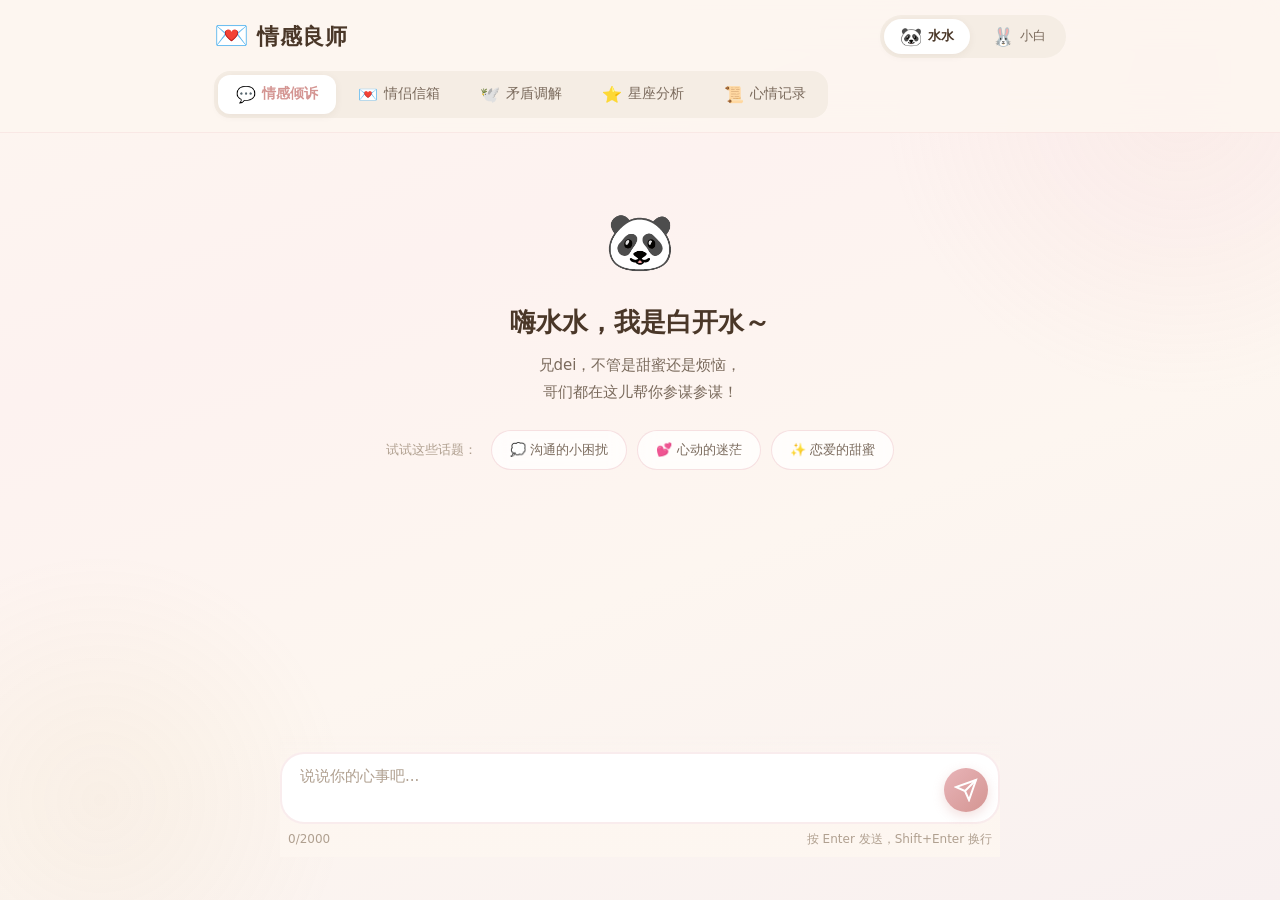
<file: templates/index.html>
<!DOCTYPE html>
<html lang="zh-CN">
<head>
    <meta charset="UTF-8">
    <meta name="viewport" content="width=device-width, initial-scale=1.0">
    <title>💌 情感良师 · LoveMentor</title>
    <link rel="stylesheet" href="/static/css/style.css">
</head>
<body>
    <!-- 顶部导航 -->
    <header class="header">
        <div class="header-inner">
            <div class="logo">
                <span class="logo-icon">💌</span>
                <span class="logo-text">情感良师</span>
            </div>
            <!-- 用户身份切换 -->
            <div class="user-switcher" id="userSwitcher">
                <button class="user-btn active" data-user="水水">
                    <span class="user-avatar">🐼</span>
                    <span class="user-name">水水</span>
                </button>
                <button class="user-btn" data-user="小白">
                    <span class="user-avatar">🐰</span>
                    <span class="user-name">小白</span>
                </button>
            </div>
            <nav class="nav-tabs" id="navTabs">
                <button class="nav-tab active" data-tab="chat">
                    <span class="tab-icon">💬</span>
                    <span class="tab-label">情感倾诉</span>
                </button>
                <button class="nav-tab" data-tab="mailbox">
                    <span class="tab-icon">💌</span>
                    <span class="tab-label">情侣信箱</span>
                    <span class="tab-badge" id="mailboxBadge" style="display:none;">0</span>
                </button>
                <button class="nav-tab" data-tab="mediation">
                    <span class="tab-icon">🕊️</span>
                    <span class="tab-label">矛盾调解</span>
                </button>
                <button class="nav-tab" data-tab="zodiac">
                    <span class="tab-icon">⭐</span>
                    <span class="tab-label">星座分析</span>
                </button>
                <button class="nav-tab" data-tab="history">
                    <span class="tab-icon">📜</span>
                    <span class="tab-label">心情记录</span>
                </button>
            </nav>
        </div>
    </header>

    <!-- 主内容区 -->
    <main class="main-content">

        <!-- ============ Tab 1: 情感倾诉 ============ -->
        <section class="tab-content active" id="tab-chat">
            <div class="chat-container">
                <!-- 欢迎消息 -->
                <div class="chat-welcome" id="chatWelcome">
                    <div class="welcome-avatar" id="welcomeAvatar">🐼</div>
                    <h2 id="welcomeTitle">嗨，我是白开水</h2>
                    <p id="welcomeDesc">你的情感良师益友。无论是甜蜜、纠结还是心事，<br>我都在这儿，认真听你说。</p>
                    <div class="welcome-hints">
                        <span class="hint-label">试试这些话题：</span>
                        <button class="hint-chip" data-text="今天和TA聊天，感觉TA心不在焉的...">💭 沟通的小困扰</button>
                        <button class="hint-chip" data-text="刚认识一个人，有点心动，但不知道怎么开口">💕 心动的迷茫</button>
                        <button class="hint-chip" data-text="最近和TA在一起真的很开心，想记录下来">✨ 恋爱的甜蜜</button>
                    </div>
                </div>

                <!-- 聊天消息区 -->
                <div class="chat-messages" id="chatMessages"></div>

                <!-- 情感标签显示 -->
                <div class="sentiment-bar" id="sentimentBar" style="display:none;">
                    <div class="sentiment-tag" id="sentimentTag"></div>
                    <div class="sentiment-emotions" id="sentimentEmotions"></div>
                </div>

                <!-- 输入区域 -->
                <div class="chat-input-area">
                    <div class="chat-input-wrapper">
                        <textarea
                            id="chatInput"
                            class="chat-input"
                            placeholder="说说你的心事吧..." id="chatInputPlaceholder"
                            rows="2"
                            maxlength="2000"
                        ></textarea>
                        <button class="send-btn" id="sendBtn" title="发送">
                            <svg viewBox="0 0 24 24" width="24" height="24" fill="none" stroke="currentColor" stroke-width="2">
                                <path d="M22 2L11 13"/>
                                <path d="M22 2L15 22L11 13L2 9L22 2Z"/>
                            </svg>
                        </button>
                    </div>
                    <div class="input-footer">
                        <span class="char-count"><span id="charCount">0</span>/2000</span>
                        <span class="input-hint">按 Enter 发送，Shift+Enter 换行</span>
                    </div>
                </div>
            </div>
        </section>

        <!-- ============ Tab 2: 星座分析 ============ -->
        <section class="tab-content" id="tab-zodiac">
            <div class="zodiac-container">
                <!-- 星座匹配 -->
                <div class="zodiac-card">
                    <div class="card-header">
                        <span class="card-icon">💑</span>
                        <h3>星座恋爱匹配</h3>
                        <p class="card-desc">看看你们在星空下的缘分</p>
                    </div>
                    <div class="card-body">
                        <div class="zodiac-select-row">
                            <div class="zodiac-select-group">
                                <label>你的星座</label>
                                <select id="matchSign1" class="zodiac-select">
                                    <option value="">选择星座</option>
                                </select>
                            </div>
                            <div class="zodiac-vs">❤️</div>
                            <div class="zodiac-select-group">
                                <label>TA的星座</label>
                                <select id="matchSign2" class="zodiac-select">
                                    <option value="">选择星座</option>
                                </select>
                            </div>
                        </div>
                        <button class="btn-primary" id="matchBtn">
                            <span>✨</span> 查看匹配度
                        </button>
                        <div class="match-result" id="matchResult" style="display:none;"></div>
                    </div>
                </div>

                <!-- 今日运势 -->
                <div class="zodiac-card">
                    <div class="card-header">
                        <span class="card-icon">🌟</span>
                        <h3>今日爱情运势</h3>
                        <p class="card-desc">看看今天星星对你说什么</p>
                    </div>
                    <div class="card-body">
                        <div class="zodiac-select-group fortune-select">
                            <label>选择你的星座</label>
                            <select id="fortuneSign" class="zodiac-select">
                                <option value="">选择星座</option>
                            </select>
                        </div>
                        <button class="btn-primary" id="fortuneBtn">
                            <span>🔮</span> 查看今日运势
                        </button>
                        <div class="fortune-result" id="fortuneResult" style="display:none;"></div>
                    </div>
                </div>
            </div>
        </section>

        <!-- ============ Tab 3: 情侣信箱 ============ -->
        <section class="tab-content" id="tab-mailbox">
            <div class="couple-container mailbox-layout">
                <!-- 写信区 -->
                <div class="mailbox-write">
                    <div class="card-header">
                        <span class="card-icon">✉️</span>
                        <h3>写一封信给TA</h3>
                        <p class="card-desc">悄悄话，只有你们能看见</p>
                    </div>
                    <textarea id="letterMessage" class="letter-textarea" placeholder="亲爱的，今天我想说..." maxlength="1000" rows="6"></textarea>
                    <div class="letter-footer">
                        <span class="char-count"><span id="letterCharCount">0</span>/1000</span>
                        <button class="btn-primary btn-send-letter" id="sendLetterBtn">
                            <span>💌</span> 飞鸽传书
                        </button>
                    </div>
                </div>
                <!-- 收件箱 -->
                <div class="mailbox-inbox">
                    <div class="card-header">
                        <span class="card-icon">📬</span>
                        <h3>收件箱</h3>
                        <p class="card-desc" id="inboxTitle">TA写给你的信</p>
                    </div>
                    <div class="inbox-list" id="inboxList">
                        <div class="history-empty">
                            <span class="empty-icon">📮</span>
                            <p>还没有收到信，期待TA的第一封信吧～</p>
                        </div>
                    </div>
                </div>
            </div>
        </section>

        <!-- ============ Tab 4: 矛盾调解 ============ -->
        <section class="tab-content" id="tab-mediation">
            <div class="mediation-container">
                <!-- 调解流程指示 -->
                <div class="mediation-steps" id="mediationSteps">
                    <div class="step-item active" data-step="1">
                        <div class="step-dot">1</div>
                        <span>水水 🐼</span>
                    </div>
                    <div class="step-line"></div>
                    <div class="step-item" data-step="2">
                        <div class="step-dot">2</div>
                        <span>小白 🐰</span>
                    </div>
                    <div class="step-line"></div>
                    <div class="step-item" data-step="3">
                        <div class="step-dot">💡</div>
                        <span>白开水的调解</span>
                    </div>
                </div>

                <!-- 调解输入区 -->
                <div class="mediation-input-area" id="mediationInputArea">
                    <div class="mediation-prompt">
                        <span class="prompt-icon">🕊️</span>
                        <p id="mediationPrompt">说说你们之间发生的事情吧，白开水来帮你们捋一捋～</p>
                    </div>
                    <textarea id="mediationMessage" class="letter-textarea" placeholder="描述一下你们的矛盾和你的感受..." maxlength="1500" rows="5"></textarea>
                    <button class="btn-primary" id="submitMediationBtn">
                        <span>🤝</span> 提交我的视角
                    </button>
                    <input type="hidden" id="currentSessionKey" value="">
                </div>

                <!-- 调解结果区 -->
                <div class="mediation-result" id="mediationResult" style="display:none;"></div>

                <!-- 调解历史 -->
                <div class="mediation-history" id="mediationHistory">
                    <h4>📋 调解记录</h4>
                    <div class="mediation-history-list" id="mediationHistoryList">
                        <p class="empty-hint">还没有调解记录</p>
                    </div>
                </div>
            </div>
        </section>

        <!-- ============ Tab 5: 心情记录 ============ -->
        <section class="tab-content" id="tab-history">
            <div class="history-container">
                <div class="history-header">
                    <h3>📜 心情记录</h3>
                    <p>每一次倾诉，都是与自己内心的对话</p>
                    <button class="btn-text" id="clearHistoryBtn">清空记录</button>
                </div>
                <div class="history-list" id="historyList">
                    <div class="history-empty">
                        <span class="empty-icon">📝</span>
                        <p>还没有记录，去倾诉一下心情吧</p>
                    </div>
                </div>
            </div>
        </section>
    </main>

    <!-- Loading 动画 -->
    <div class="loading-overlay" id="loadingOverlay" style="display:none;">
        <div class="loading-dots">
            <span></span><span></span><span></span>
        </div>
        <p>白开水正在冒泡中...</p>
    </div>

    <script src="/static/js/app.js"></script>
</body>
</html>
</file>
<file: static/css/style.css>
/* ============================================================
   情感良师 LoveMentor — 样式表
   温暖 · 精致 · 治愈
   ============================================================ */

/* --- CSS 变量 --- */
:root {
    --rose: #d49592;
    --rose-light: #e8b4b8;
    --rose-pale: #f5e0e2;
    --cream: #fdf6f0;
    --cream-dark: #f5ede4;
    --gold: #c9a96e;
    --gold-light: #e0cfa0;
    --brown: #4a3728;
    --brown-light: #7a6a5c;
    --brown-lighter: #b0a090;
    --white: #ffffff;
    --card-bg: rgba(255, 255, 255, 0.75);
    --shadow-sm: 0 2px 8px rgba(74, 55, 40, 0.06);
    --shadow-md: 0 4px 20px rgba(74, 55, 40, 0.10);
    --shadow-lg: 0 8px 40px rgba(74, 55, 40, 0.14);
    --radius-sm: 10px;
    --radius-md: 16px;
    --radius-lg: 24px;
    --radius-xl: 32px;
    --font-sans: "PingFang SC", "Hiragino Sans GB", "Microsoft YaHei", "Noto Sans SC", system-ui, -apple-system, sans-serif;
}

/* --- Reset --- */
*, *::before, *::after {
    box-sizing: border-box;
    margin: 0;
    padding: 0;
}

body {
    font-family: var(--font-sans);
    background: linear-gradient(160deg, #fdf6f0 0%, #fdf2f0 30%, #fdf6f0 60%, #f8f0f0 100%);
    background-attachment: fixed;
    color: var(--brown);
    min-height: 100vh;
    line-height: 1.6;
    -webkit-font-smoothing: antialiased;
}

/* 背景装饰 */
body::before {
    content: '';
    position: fixed;
    top: -200px;
    right: -200px;
    width: 600px;
    height: 600px;
    background: radial-gradient(circle, rgba(232, 180, 184, 0.12) 0%, transparent 70%);
    border-radius: 50%;
    pointer-events: none;
    z-index: 0;
}

body::after {
    content: '';
    position: fixed;
    bottom: -150px;
    left: -150px;
    width: 500px;
    height: 500px;
    background: radial-gradient(circle, rgba(201, 169, 110, 0.08) 0%, transparent 70%);
    border-radius: 50%;
    pointer-events: none;
    z-index: 0;
}

/* --- Header --- */
.header {
    position: sticky;
    top: 0;
    z-index: 100;
    background: rgba(253, 246, 240, 0.85);
    backdrop-filter: blur(20px);
    -webkit-backdrop-filter: blur(20px);
    border-bottom: 1px solid rgba(232, 180, 184, 0.2);
}

.header-inner {
    max-width: 900px;
    margin: 0 auto;
    padding: 14px 24px;
    display: flex;
    align-items: center;
    justify-content: space-between;
    flex-wrap: wrap;
    gap: 12px;
}

.logo {
    display: flex;
    align-items: center;
    gap: 8px;
}

.logo-icon {
    font-size: 28px;
}

.logo-text {
    font-size: 22px;
    font-weight: 700;
    color: var(--brown);
    letter-spacing: 0.5px;
}

/* 导航 Tab */
.nav-tabs {
    display: flex;
    gap: 4px;
    background: var(--cream-dark);
    border-radius: var(--radius-md);
    padding: 4px;
}

.nav-tab {
    display: flex;
    align-items: center;
    gap: 6px;
    padding: 10px 18px;
    border: none;
    background: transparent;
    border-radius: 12px;
    cursor: pointer;
    font-size: 14px;
    color: var(--brown-light);
    transition: all 0.3s ease;
    font-family: inherit;
    white-space: nowrap;
}

.nav-tab:hover {
    color: var(--brown);
    background: rgba(255, 255, 255, 0.5);
}

.nav-tab.active {
    background: var(--white);
    color: var(--rose);
    font-weight: 600;
    box-shadow: var(--shadow-sm);
}

.tab-icon {
    font-size: 16px;
}

/* --- Main Content --- */
.main-content {
    max-width: 900px;
    margin: 0 auto;
    padding: 24px;
    position: relative;
    z-index: 1;
}

.tab-content {
    display: none;
    animation: fadeSlideIn 0.4s ease;
}

.tab-content.active {
    display: block;
}

@keyframes fadeSlideIn {
    from {
        opacity: 0;
        transform: translateY(12px);
    }
    to {
        opacity: 1;
        transform: translateY(0);
    }
}

/* ============================================================
   Tab 1: 情感倾诉 — 聊天界面
   ============================================================ */

.chat-container {
    max-width: 720px;
    margin: 0 auto;
    display: flex;
    flex-direction: column;
    min-height: calc(100vh - 200px);
}

/* 欢迎区 */
.chat-welcome {
    text-align: center;
    padding: 40px 20px 32px;
    transition: opacity 0.4s ease, transform 0.4s ease;
}

.chat-welcome.hidden {
    display: none;
}

.welcome-avatar {
    font-size: 56px;
    margin-bottom: 16px;
    animation: float 3s ease-in-out infinite;
}

@keyframes float {
    0%, 100% { transform: translateY(0); }
    50% { transform: translateY(-8px); }
}

.chat-welcome h2 {
    font-size: 26px;
    color: var(--brown);
    margin-bottom: 8px;
    font-weight: 700;
}

.chat-welcome p {
    color: var(--brown-light);
    font-size: 15px;
    line-height: 1.8;
}

.welcome-hints {
    margin-top: 24px;
    display: flex;
    flex-wrap: wrap;
    justify-content: center;
    gap: 10px;
    align-items: center;
}

.hint-label {
    font-size: 13px;
    color: var(--brown-lighter);
    margin-right: 4px;
}

.hint-chip {
    padding: 10px 18px;
    border: 1px solid rgba(232, 180, 184, 0.4);
    background: var(--card-bg);
    border-radius: 24px;
    cursor: pointer;
    font-size: 13px;
    color: var(--brown-light);
    transition: all 0.25s ease;
    font-family: inherit;
    backdrop-filter: blur(8px);
}

.hint-chip:hover {
    border-color: var(--rose-light);
    color: var(--rose);
    background: rgba(255, 255, 255, 0.9);
    transform: translateY(-1px);
    box-shadow: var(--shadow-sm);
}

/* 聊天消息区 */
.chat-messages {
    flex: 1;
    overflow-y: auto;
    padding: 8px 0 20px;
    display: flex;
    flex-direction: column;
    gap: 16px;
    scroll-behavior: smooth;
}

/* 消息气泡 */
.message {
    display: flex;
    gap: 10px;
    animation: messageIn 0.35s ease;
    max-width: 85%;
}

@keyframes messageIn {
    from {
        opacity: 0;
        transform: translateY(8px);
    }
    to {
        opacity: 1;
        transform: translateY(0);
    }
}

.message.user {
    align-self: flex-end;
    flex-direction: row-reverse;
}

.message.ai {
    align-self: flex-start;
}

.message-avatar {
    width: 38px;
    height: 38px;
    border-radius: 50%;
    display: flex;
    align-items: center;
    justify-content: center;
    font-size: 20px;
    flex-shrink: 0;
    align-self: flex-end;
}

.message.user .message-avatar {
    background: linear-gradient(135deg, #f5e0e2, #e8b4b8);
}

.message.ai .message-avatar {
    background: linear-gradient(135deg, #fdf6f0, #f5ede4);
}

.message-bubble {
    padding: 14px 18px;
    border-radius: var(--radius-lg);
    font-size: 14.5px;
    line-height: 1.7;
    word-break: break-word;
}

.message.user .message-bubble {
    background: linear-gradient(135deg, #e8b4b8, #d49592);
    color: #fff;
    border-bottom-right-radius: 8px;
}

.message.ai .message-bubble {
    background: var(--card-bg);
    color: var(--brown);
    border-bottom-left-radius: 8px;
    box-shadow: var(--shadow-sm);
    backdrop-filter: blur(8px);
}

.message-time {
    font-size: 11px;
    opacity: 0.6;
    margin-top: 4px;
    padding: 0 4px;
}

.message.user .message-time {
    text-align: right;
}

/* 情感标签栏 */
.sentiment-bar {
    display: flex;
    align-items: center;
    gap: 12px;
    padding: 12px 18px;
    background: var(--card-bg);
    border-radius: var(--radius-md);
    margin: 8px 0;
    box-shadow: var(--shadow-sm);
    backdrop-filter: blur(8px);
    animation: fadeSlideIn 0.4s ease;
}

.sentiment-tag {
    display: inline-flex;
    align-items: center;
    gap: 4px;
    padding: 5px 14px;
    border-radius: 20px;
    font-size: 13px;
    font-weight: 600;
    white-space: nowrap;
}

.sentiment-tag.positive {
    background: #f0e6e0;
    color: #c97d60;
}

.sentiment-tag.negative {
    background: #e8dfe8;
    color: #8b6b7a;
}

.sentiment-tag.neutral {
    background: #e8e4df;
    color: #8a7d72;
}

.sentiment-emotions {
    display: flex;
    gap: 6px;
    flex-wrap: wrap;
}

.emotion-dot {
    padding: 4px 10px;
    background: rgba(232, 180, 184, 0.15);
    border-radius: 12px;
    font-size: 12px;
    color: var(--brown-light);
}

/* 输入区 */
.chat-input-area {
    position: sticky;
    bottom: 0;
    background: linear-gradient(to top, rgba(253, 246, 240, 0.98) 60%, transparent);
    padding-top: 16px;
    padding-bottom: 8px;
}

.chat-input-wrapper {
    display: flex;
    align-items: flex-end;
    gap: 10px;
    background: var(--white);
    border: 2px solid rgba(232, 180, 184, 0.25);
    border-radius: var(--radius-lg);
    padding: 10px 10px 10px 18px;
    transition: border-color 0.3s ease, box-shadow 0.3s ease;
}

.chat-input-wrapper:focus-within {
    border-color: var(--rose-light);
    box-shadow: 0 0 0 4px rgba(232, 180, 184, 0.12);
}

.chat-input {
    flex: 1;
    border: none;
    outline: none;
    resize: none;
    font-size: 15px;
    line-height: 1.6;
    font-family: inherit;
    color: var(--brown);
    background: transparent;
    min-height: 48px;
    max-height: 120px;
}

.chat-input::placeholder {
    color: var(--brown-lighter);
}

.send-btn {
    width: 44px;
    height: 44px;
    border-radius: 50%;
    border: none;
    background: linear-gradient(135deg, var(--rose-light), var(--rose));
    color: #fff;
    cursor: pointer;
    display: flex;
    align-items: center;
    justify-content: center;
    flex-shrink: 0;
    transition: all 0.25s ease;
    box-shadow: 0 4px 12px rgba(212, 149, 146, 0.3);
}

.send-btn:hover {
    transform: scale(1.05);
    box-shadow: 0 6px 18px rgba(212, 149, 146, 0.4);
}

.send-btn:active {
    transform: scale(0.95);
}

.send-btn:disabled {
    opacity: 0.5;
    cursor: not-allowed;
    transform: none;
}

.input-footer {
    display: flex;
    justify-content: space-between;
    padding: 6px 8px 0;
    font-size: 12px;
    color: var(--brown-lighter);
}

/* ============================================================
   Tab 2: 星座分析
   ============================================================ */

.zodiac-container {
    display: grid;
    grid-template-columns: 1fr 1fr;
    gap: 24px;
    max-width: 860px;
    margin: 0 auto;
}

@media (max-width: 700px) {
    .zodiac-container {
        grid-template-columns: 1fr;
    }
}

.zodiac-card {
    background: var(--card-bg);
    border-radius: var(--radius-lg);
    padding: 28px;
    box-shadow: var(--shadow-md);
    backdrop-filter: blur(12px);
    border: 1px solid rgba(255, 255, 255, 0.6);
    transition: transform 0.3s ease;
}

.zodiac-card:hover {
    transform: translateY(-2px);
}

.card-header {
    text-align: center;
    margin-bottom: 24px;
}

.card-icon {
    font-size: 36px;
    display: block;
    margin-bottom: 8px;
}

.card-header h3 {
    font-size: 20px;
    color: var(--brown);
    margin-bottom: 4px;
}

.card-desc {
    font-size: 13px;
    color: var(--brown-light);
}

.zodiac-select-row {
    display: flex;
    align-items: center;
    gap: 12px;
    margin-bottom: 20px;
}

.zodiac-select-group {
    flex: 1;
    display: flex;
    flex-direction: column;
    gap: 6px;
}

.zodiac-select-group label {
    font-size: 13px;
    color: var(--brown-light);
    font-weight: 500;
}

.zodiac-select {
    width: 100%;
    padding: 12px 14px;
    border: 2px solid rgba(232, 180, 184, 0.25);
    border-radius: var(--radius-sm);
    font-size: 14px;
    font-family: inherit;
    color: var(--brown);
    background: var(--white);
    cursor: pointer;
    transition: border-color 0.3s ease;
    appearance: none;
    -webkit-appearance: none;
    background-image: url("data:image/svg+xml,%3Csvg xmlns='http://www.w3.org/2000/svg' width='12' height='12' viewBox='0 0 12 12'%3E%3Cpath d='M6 8L1 3h10z' fill='%23b0a090'/%3E%3C/svg%3E");
    background-repeat: no-repeat;
    background-position: right 14px center;
}

.zodiac-select:focus {
    outline: none;
    border-color: var(--rose-light);
    box-shadow: 0 0 0 3px rgba(232, 180, 184, 0.12);
}

.zodiac-vs {
    font-size: 28px;
    flex-shrink: 0;
    margin-top: 22px;
}

.fortune-select {
    margin-bottom: 20px;
}

/* 按钮 */
.btn-primary {
    width: 100%;
    padding: 14px;
    border: none;
    border-radius: var(--radius-md);
    background: linear-gradient(135deg, var(--rose-light), var(--rose));
    color: #fff;
    font-size: 15px;
    font-weight: 600;
    font-family: inherit;
    cursor: pointer;
    transition: all 0.3s ease;
    box-shadow: 0 4px 16px rgba(212, 149, 146, 0.25);
    display: flex;
    align-items: center;
    justify-content: center;
    gap: 8px;
}

.btn-primary:hover {
    transform: translateY(-1px);
    box-shadow: 0 6px 24px rgba(212, 149, 146, 0.35);
}

.btn-primary:active {
    transform: translateY(0);
}

.btn-primary:disabled {
    opacity: 0.6;
    cursor: not-allowed;
    transform: none;
}

/* 匹配结果 */
.match-result, .fortune-result {
    margin-top: 24px;
    animation: fadeSlideIn 0.5s ease;
}

.match-score-circle {
    width: 100px;
    height: 100px;
    border-radius: 50%;
    margin: 0 auto 16px;
    display: flex;
    flex-direction: column;
    align-items: center;
    justify-content: center;
    background: linear-gradient(135deg, var(--rose-pale), var(--rose-light));
    color: var(--brown);
    box-shadow: 0 4px 20px rgba(212, 149, 146, 0.2);
}

.match-score-number {
    font-size: 32px;
    font-weight: 700;
    line-height: 1;
}

.match-score-label {
    font-size: 11px;
    opacity: 0.7;
    margin-top: 2px;
}

.match-level {
    text-align: center;
    font-size: 18px;
    font-weight: 600;
    margin-bottom: 4px;
    color: var(--brown);
}

.match-level-desc {
    text-align: center;
    font-size: 13px;
    color: var(--brown-light);
    margin-bottom: 16px;
}

.match-analysis {
    font-size: 14px;
    line-height: 1.8;
    color: var(--brown);
    margin-bottom: 16px;
    padding: 14px;
    background: rgba(232, 180, 184, 0.08);
    border-radius: var(--radius-sm);
}

.match-detail-section {
    margin-bottom: 14px;
}

.match-detail-section h4 {
    font-size: 14px;
    color: var(--rose);
    margin-bottom: 8px;
}

.match-detail-section ul {
    list-style: none;
    padding: 0;
}

.match-detail-section li {
    font-size: 13px;
    color: var(--brown-light);
    padding: 3px 0;
    padding-left: 16px;
    position: relative;
}

.match-detail-section li::before {
    content: '';
    position: absolute;
    left: 0;
    top: 10px;
    width: 6px;
    height: 6px;
    border-radius: 50%;
    background: var(--rose-light);
}

/* 运势结果 */
.fortune-summary {
    font-size: 16px;
    font-weight: 600;
    color: var(--brown);
    text-align: center;
    margin-bottom: 12px;
    padding: 16px;
    background: rgba(201, 169, 110, 0.1);
    border-radius: var(--radius-sm);
}

.fortune-details {
    display: grid;
    grid-template-columns: 1fr 1fr;
    gap: 10px;
    margin-bottom: 14px;
}

.fortune-item {
    padding: 12px;
    background: rgba(232, 180, 184, 0.06);
    border-radius: var(--radius-sm);
    text-align: center;
}

.fortune-item .fi-label {
    font-size: 12px;
    color: var(--brown-lighter);
    margin-bottom: 4px;
}

.fortune-item .fi-value {
    font-size: 16px;
    font-weight: 600;
    color: var(--brown);
}

.fortune-tip {
    font-size: 14px;
    line-height: 1.8;
    color: var(--brown);
    padding: 12px;
    background: rgba(232, 180, 184, 0.08);
    border-radius: var(--radius-sm);
}

/* ============================================================
   Tab 3: 心情记录
   ============================================================ */

.history-container {
    max-width: 720px;
    margin: 0 auto;
}

.history-header {
    display: flex;
    align-items: center;
    justify-content: space-between;
    flex-wrap: wrap;
    gap: 8px;
    margin-bottom: 24px;
}

.history-header h3 {
    font-size: 20px;
    color: var(--brown);
}

.history-header p {
    font-size: 13px;
    color: var(--brown-light);
    flex: 1;
    margin-left: 12px;
}

.btn-text {
    border: none;
    background: transparent;
    color: var(--rose);
    font-size: 13px;
    cursor: pointer;
    font-family: inherit;
    padding: 6px 12px;
    border-radius: 8px;
    transition: all 0.2s ease;
}

.btn-text:hover {
    background: rgba(232, 180, 184, 0.1);
}

.history-empty {
    text-align: center;
    padding: 60px 20px;
    color: var(--brown-lighter);
}

.empty-icon {
    font-size: 48px;
    display: block;
    margin-bottom: 12px;
}

/* 历史记录时间线 */
.history-list {
    display: flex;
    flex-direction: column;
    gap: 16px;
}

.history-item {
    background: var(--card-bg);
    border-radius: var(--radius-md);
    padding: 20px;
    box-shadow: var(--shadow-sm);
    border-left: 3px solid var(--rose-light);
    backdrop-filter: blur(8px);
    transition: transform 0.2s ease;
    animation: fadeSlideIn 0.35s ease;
}

.history-item:hover {
    transform: translateX(4px);
}

.history-item-time {
    font-size: 12px;
    color: var(--brown-lighter);
    margin-bottom: 8px;
}

.history-item-user {
    font-size: 14px;
    color: var(--brown);
    margin-bottom: 10px;
    padding: 10px 14px;
    background: rgba(232, 180, 184, 0.08);
    border-radius: var(--radius-sm);
    font-style: italic;
}

.history-item-response {
    font-size: 14px;
    line-height: 1.8;
    color: var(--brown);
    margin-bottom: 8px;
}

.history-item-tag {
    display: inline-block;
    padding: 3px 10px;
    border-radius: 12px;
    font-size: 11px;
    font-weight: 600;
}

.history-item-tag.positive { background: #f0e6e0; color: #c97d60; }
.history-item-tag.negative { background: #e8dfe8; color: #8b6b7a; }
.history-item-tag.neutral  { background: #e8e4df; color: #8a7d72; }

/* ============================================================
   Loading
   ============================================================ */

.loading-overlay {
    position: fixed;
    inset: 0;
    background: rgba(253, 246, 240, 0.8);
    display: flex;
    flex-direction: column;
    align-items: center;
    justify-content: center;
    z-index: 200;
    backdrop-filter: blur(4px);
}

.loading-dots {
    display: flex;
    gap: 8px;
    margin-bottom: 16px;
}

.loading-dots span {
    width: 12px;
    height: 12px;
    border-radius: 50%;
    background: var(--rose-light);
    animation: dotPulse 1.4s ease-in-out infinite;
}

.loading-dots span:nth-child(2) { animation-delay: 0.2s; }
.loading-dots span:nth-child(3) { animation-delay: 0.4s; }

@keyframes dotPulse {
    0%, 80%, 100% { transform: scale(0.6); opacity: 0.4; }
    40% { transform: scale(1); opacity: 1; }
}

.loading-overlay p {
    font-size: 14px;
    color: var(--brown-light);
}

/* ============================================================
   响应式
   ============================================================ */

@media (max-width: 640px) {
    .header-inner {
        flex-direction: column;
        align-items: flex-start;
    }

    .nav-tab {
        padding: 8px 12px;
        font-size: 13px;
    }

    .tab-label {
        display: none;
    }

    .tab-icon {
        font-size: 18px;
    }

    .main-content {
        padding: 16px 12px;
    }

    .message {
        max-width: 92%;
    }

    .zodiac-card {
        padding: 20px;
    }

    .fortune-details {
        grid-template-columns: 1fr;
    }

    .match-score-circle {
        width: 80px;
        height: 80px;
    }

    .match-score-number {
        font-size: 26px;
    }
}

/* ============================================================
   用户身份切换器
   ============================================================ */

.user-switcher {
    display: flex;
    gap: 6px;
    background: var(--cream-dark);
    border-radius: 24px;
    padding: 4px;
}

.user-btn {
    display: flex;
    align-items: center;
    gap: 6px;
    padding: 7px 16px;
    border: none;
    background: transparent;
    border-radius: 20px;
    cursor: pointer;
    font-size: 13px;
    font-family: inherit;
    color: var(--brown-light);
    transition: all 0.25s ease;
}

.user-btn:hover {
    color: var(--brown);
    background: rgba(255, 255, 255, 0.5);
}

.user-btn.active {
    background: var(--white);
    color: var(--brown);
    font-weight: 600;
    box-shadow: var(--shadow-sm);
}

.user-avatar {
    font-size: 18px;
}

.user-name {
    font-size: 13px;
}

/* ============================================================
   情侣信箱
   ============================================================ */

.couple-container {
    max-width: 860px;
    margin: 0 auto;
}

.mailbox-layout {
    display: grid;
    grid-template-columns: 1fr 1fr;
    gap: 24px;
}

@media (max-width: 700px) {
    .mailbox-layout {
        grid-template-columns: 1fr;
    }
}

.mailbox-write, .mailbox-inbox {
    background: var(--card-bg);
    border-radius: var(--radius-lg);
    padding: 24px;
    box-shadow: var(--shadow-md);
    backdrop-filter: blur(12px);
    border: 1px solid rgba(255, 255, 255, 0.6);
}

.letter-textarea {
    width: 100%;
    border: 2px solid rgba(232, 180, 184, 0.25);
    border-radius: var(--radius-sm);
    padding: 14px;
    font-size: 14px;
    line-height: 1.8;
    font-family: inherit;
    color: var(--brown);
    resize: vertical;
    min-height: 100px;
    background: var(--white);
    transition: border-color 0.3s ease;
}

.letter-textarea:focus {
    outline: none;
    border-color: var(--rose-light);
    box-shadow: 0 0 0 3px rgba(232, 180, 184, 0.12);
}

.letter-footer {
    display: flex;
    justify-content: space-between;
    align-items: center;
    margin-top: 10px;
}

.btn-send-letter {
    width: auto !important;
    padding: 10px 24px !important;
    font-size: 14px !important;
}

/* 收件箱信件卡片 */
.inbox-list {
    display: flex;
    flex-direction: column;
    gap: 12px;
    max-height: 500px;
    overflow-y: auto;
}

.letter-card {
    background: rgba(232, 180, 184, 0.06);
    border-radius: var(--radius-sm);
    padding: 16px;
    cursor: pointer;
    transition: all 0.2s ease;
    border-left: 3px solid transparent;
    position: relative;
}

.letter-card:hover {
    background: rgba(232, 180, 184, 0.12);
    transform: translateX(3px);
}

.letter-card.unread {
    border-left-color: var(--rose);
    background: rgba(232, 180, 184, 0.1);
}

.letter-card .letter-from {
    font-size: 12px;
    color: var(--brown-lighter);
    margin-bottom: 4px;
}

.letter-card .letter-preview {
    font-size: 14px;
    color: var(--brown);
    line-height: 1.6;
    display: -webkit-box;
    -webkit-line-clamp: 2;
    -webkit-box-orient: vertical;
    overflow: hidden;
}

.letter-card .letter-time {
    font-size: 11px;
    color: var(--brown-lighter);
    margin-top: 6px;
}

.letter-card .unread-dot {
    position: absolute;
    top: 16px;
    right: 16px;
    width: 8px;
    height: 8px;
    border-radius: 50%;
    background: var(--rose);
}

/* 信件展开弹窗 */
.letter-modal-overlay {
    position: fixed;
    inset: 0;
    background: rgba(74, 55, 40, 0.3);
    display: flex;
    align-items: center;
    justify-content: center;
    z-index: 300;
    backdrop-filter: blur(4px);
    animation: fadeIn 0.2s ease;
}

@keyframes fadeIn {
    from { opacity: 0; }
    to { opacity: 1; }
}

.letter-modal {
    background: var(--white);
    border-radius: var(--radius-lg);
    padding: 32px;
    max-width: 480px;
    width: 90%;
    box-shadow: var(--shadow-lg);
    animation: fadeSlideIn 0.3s ease;
    position: relative;
}

.letter-modal .modal-close {
    position: absolute;
    top: 12px;
    right: 16px;
    background: none;
    border: none;
    font-size: 22px;
    cursor: pointer;
    color: var(--brown-lighter);
    padding: 4px 8px;
    border-radius: 8px;
    transition: all 0.2s ease;
}

.letter-modal .modal-close:hover {
    background: rgba(0,0,0,0.05);
    color: var(--brown);
}

.letter-modal .modal-from {
    font-size: 13px;
    color: var(--rose);
    margin-bottom: 8px;
}

.letter-modal .modal-message {
    font-size: 15px;
    line-height: 1.9;
    color: var(--brown);
    white-space: pre-wrap;
}

.letter-modal .modal-time {
    font-size: 12px;
    color: var(--brown-lighter);
    margin-top: 16px;
}

/* 红点角标 */
.tab-badge {
    display: inline-flex;
    align-items: center;
    justify-content: center;
    min-width: 18px;
    height: 18px;
    padding: 0 5px;
    border-radius: 9px;
    background: var(--rose);
    color: #fff;
    font-size: 11px;
    font-weight: 600;
}

/* ============================================================
   矛盾调解室
   ============================================================ */

.mediation-container {
    max-width: 720px;
    margin: 0 auto;
}

/* 步骤指示器 */
.mediation-steps {
    display: flex;
    align-items: center;
    justify-content: center;
    gap: 0;
    margin-bottom: 28px;
    padding: 20px;
    background: var(--card-bg);
    border-radius: var(--radius-lg);
    box-shadow: var(--shadow-sm);
    backdrop-filter: blur(8px);
}

.step-item {
    display: flex;
    flex-direction: column;
    align-items: center;
    gap: 6px;
    font-size: 12px;
    color: var(--brown-lighter);
    transition: all 0.3s ease;
}

.step-item.active {
    color: var(--rose);
}

.step-item.done {
    color: var(--gold);
}

.step-dot {
    width: 36px;
    height: 36px;
    border-radius: 50%;
    display: flex;
    align-items: center;
    justify-content: center;
    font-size: 15px;
    font-weight: 700;
    background: #f0ede8;
    color: var(--brown-lighter);
    transition: all 0.3s ease;
}

.step-item.active .step-dot {
    background: var(--rose-light);
    color: #fff;
}

.step-item.done .step-dot {
    background: var(--gold-light);
    color: #fff;
}

.step-line {
    width: 50px;
    height: 2px;
    background: #e8e4df;
    margin: 0 4px;
    margin-bottom: 20px;
    transition: background 0.3s ease;
}

.step-line.done {
    background: var(--gold-light);
}

/* 调解输入 */
.mediation-input-area {
    background: var(--card-bg);
    border-radius: var(--radius-lg);
    padding: 24px;
    box-shadow: var(--shadow-md);
    backdrop-filter: blur(12px);
    border: 1px solid rgba(255, 255, 255, 0.6);
    margin-bottom: 20px;
}

.mediation-prompt {
    display: flex;
    align-items: flex-start;
    gap: 10px;
    margin-bottom: 16px;
    padding: 12px 16px;
    background: rgba(201, 169, 110, 0.08);
    border-radius: var(--radius-sm);
}

.mediation-prompt .prompt-icon {
    font-size: 22px;
    flex-shrink: 0;
    margin-top: 2px;
}

.mediation-prompt p {
    font-size: 14px;
    color: var(--brown);
    line-height: 1.6;
}

.mediation-input-area .letter-textarea {
    margin-bottom: 14px;
}

/* 调解结果 */
.mediation-result {
    background: var(--card-bg);
    border-radius: var(--radius-lg);
    padding: 28px;
    box-shadow: var(--shadow-md);
    backdrop-filter: blur(12px);
    border: 1px solid rgba(255, 255, 255, 0.6);
    margin-bottom: 20px;
    animation: fadeSlideIn 0.5s ease;
}

.mediation-result .ice-breaker {
    text-align: center;
    font-size: 18px;
    font-weight: 600;
    color: var(--rose);
    margin-bottom: 20px;
    padding: 14px;
    background: rgba(232, 180, 184, 0.08);
    border-radius: var(--radius-sm);
}

.mediation-result .perspectives {
    display: grid;
    grid-template-columns: 1fr 1fr;
    gap: 16px;
    margin-bottom: 20px;
}

@media (max-width: 640px) {
    .mediation-result .perspectives {
        grid-template-columns: 1fr;
    }
}

.mediation-result .perspective-card {
    padding: 16px;
    border-radius: var(--radius-sm);
    background: rgba(232, 180, 184, 0.05);
}

.mediation-result .perspective-card h4 {
    font-size: 14px;
    margin-bottom: 6px;
    color: var(--brown);
}

.mediation-result .perspective-card p {
    font-size: 13px;
    color: var(--brown-light);
    line-height: 1.7;
}

.mediation-result .core-issue {
    padding: 16px;
    background: rgba(201, 169, 110, 0.1);
    border-radius: var(--radius-sm);
    margin-bottom: 16px;
}

.mediation-result .core-issue h4 {
    font-size: 14px;
    color: var(--brown);
    margin-bottom: 4px;
}

.mediation-result .core-issue p {
    font-size: 14px;
    color: var(--brown-light);
    line-height: 1.7;
}

.mediation-result .advice-section {
    font-size: 14px;
    line-height: 1.8;
    color: var(--brown);
    margin-bottom: 16px;
    padding: 14px;
    background: rgba(232, 180, 184, 0.06);
    border-radius: var(--radius-sm);
}

.mediation-result .sweet-action {
    text-align: center;
    padding: 14px;
    background: linear-gradient(135deg, rgba(232, 180, 184, 0.12), rgba(201, 169, 110, 0.1));
    border-radius: var(--radius-sm);
    font-size: 15px;
    font-weight: 600;
    color: var(--rose);
}

/* 调解历史 */
.mediation-history {
    background: var(--card-bg);
    border-radius: var(--radius-lg);
    padding: 20px;
    box-shadow: var(--shadow-sm);
    backdrop-filter: blur(8px);
}

.mediation-history h4 {
    font-size: 15px;
    color: var(--brown);
    margin-bottom: 12px;
}

.mediation-history-list {
    display: flex;
    flex-direction: column;
    gap: 8px;
}

.mediation-history-item {
    display: flex;
    align-items: center;
    justify-content: space-between;
    padding: 10px 14px;
    background: rgba(232, 180, 184, 0.05);
    border-radius: var(--radius-sm);
    cursor: pointer;
    transition: all 0.2s ease;
    font-size: 13px;
    color: var(--brown);
}

.mediation-history-item:hover {
    background: rgba(232, 180, 184, 0.12);
}

.empty-hint {
    text-align: center;
    font-size: 13px;
    color: var(--brown-lighter);
    padding: 20px;
}
</file>
